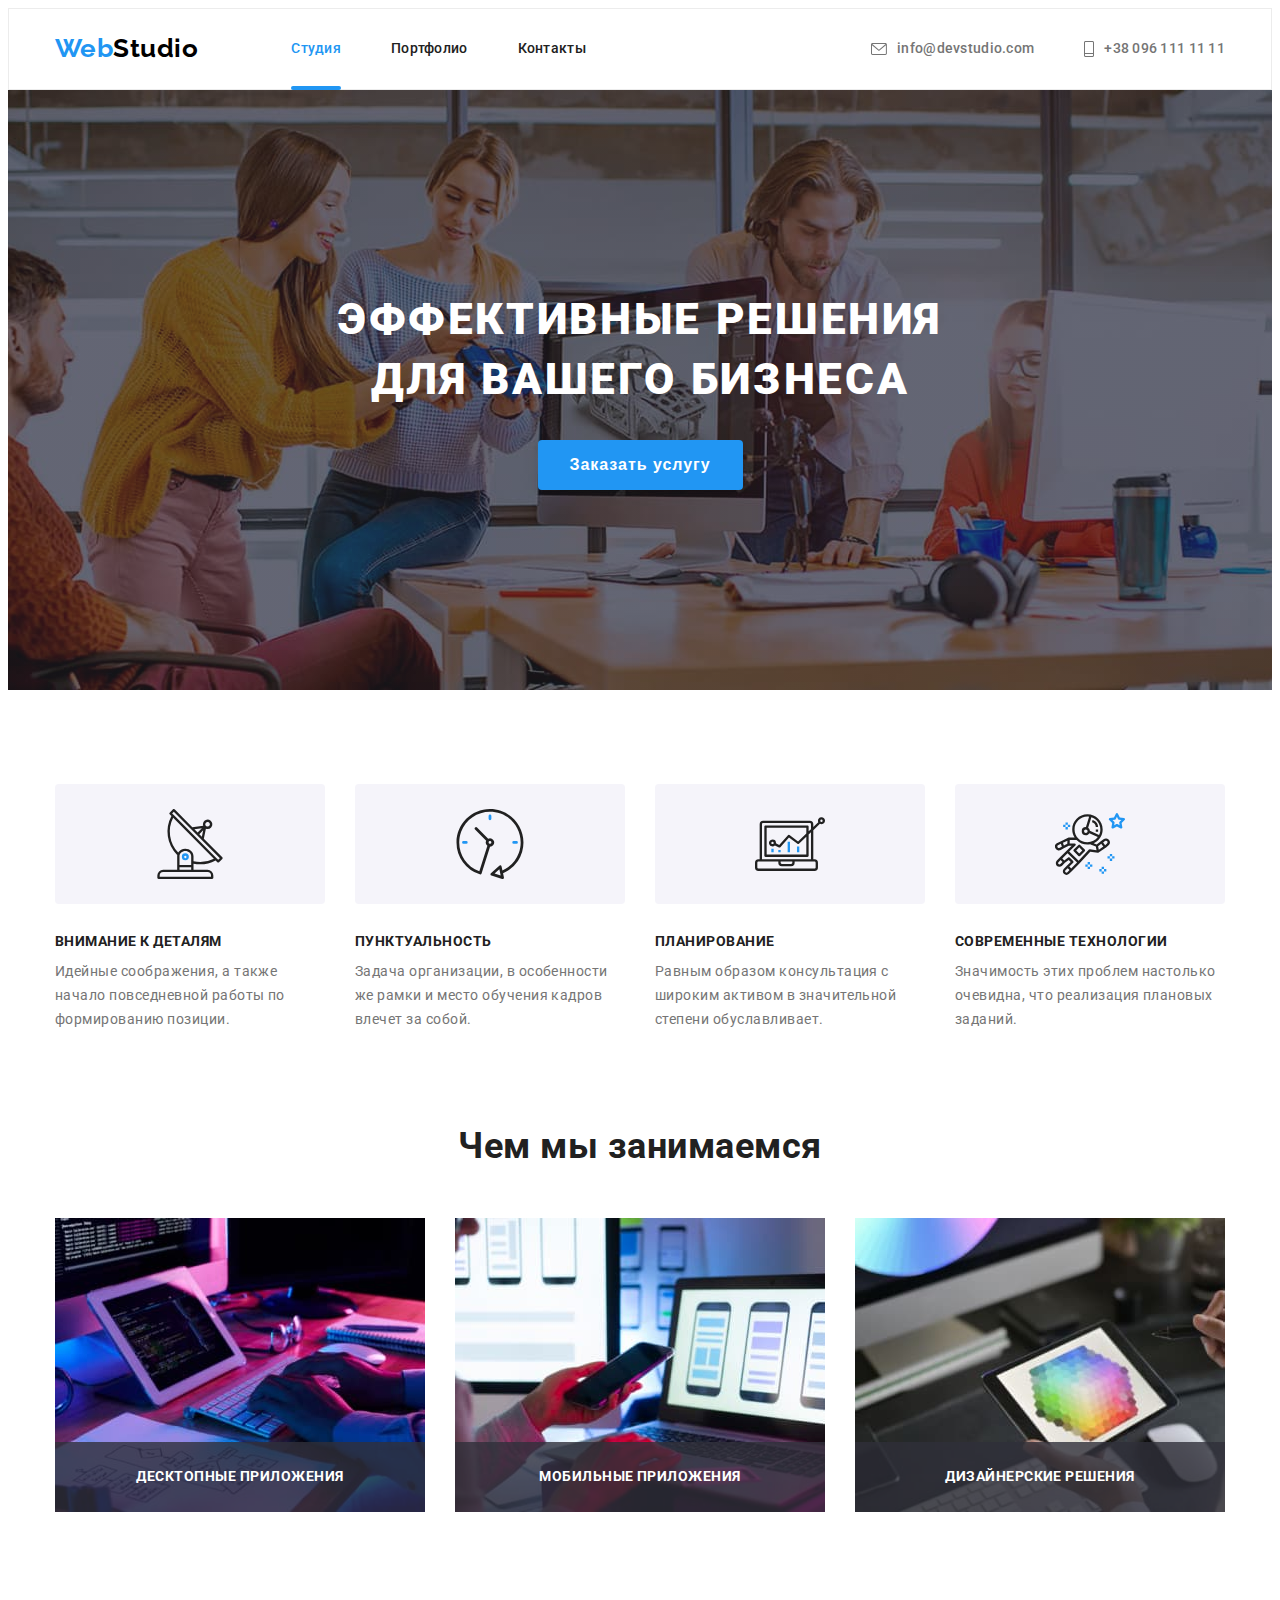
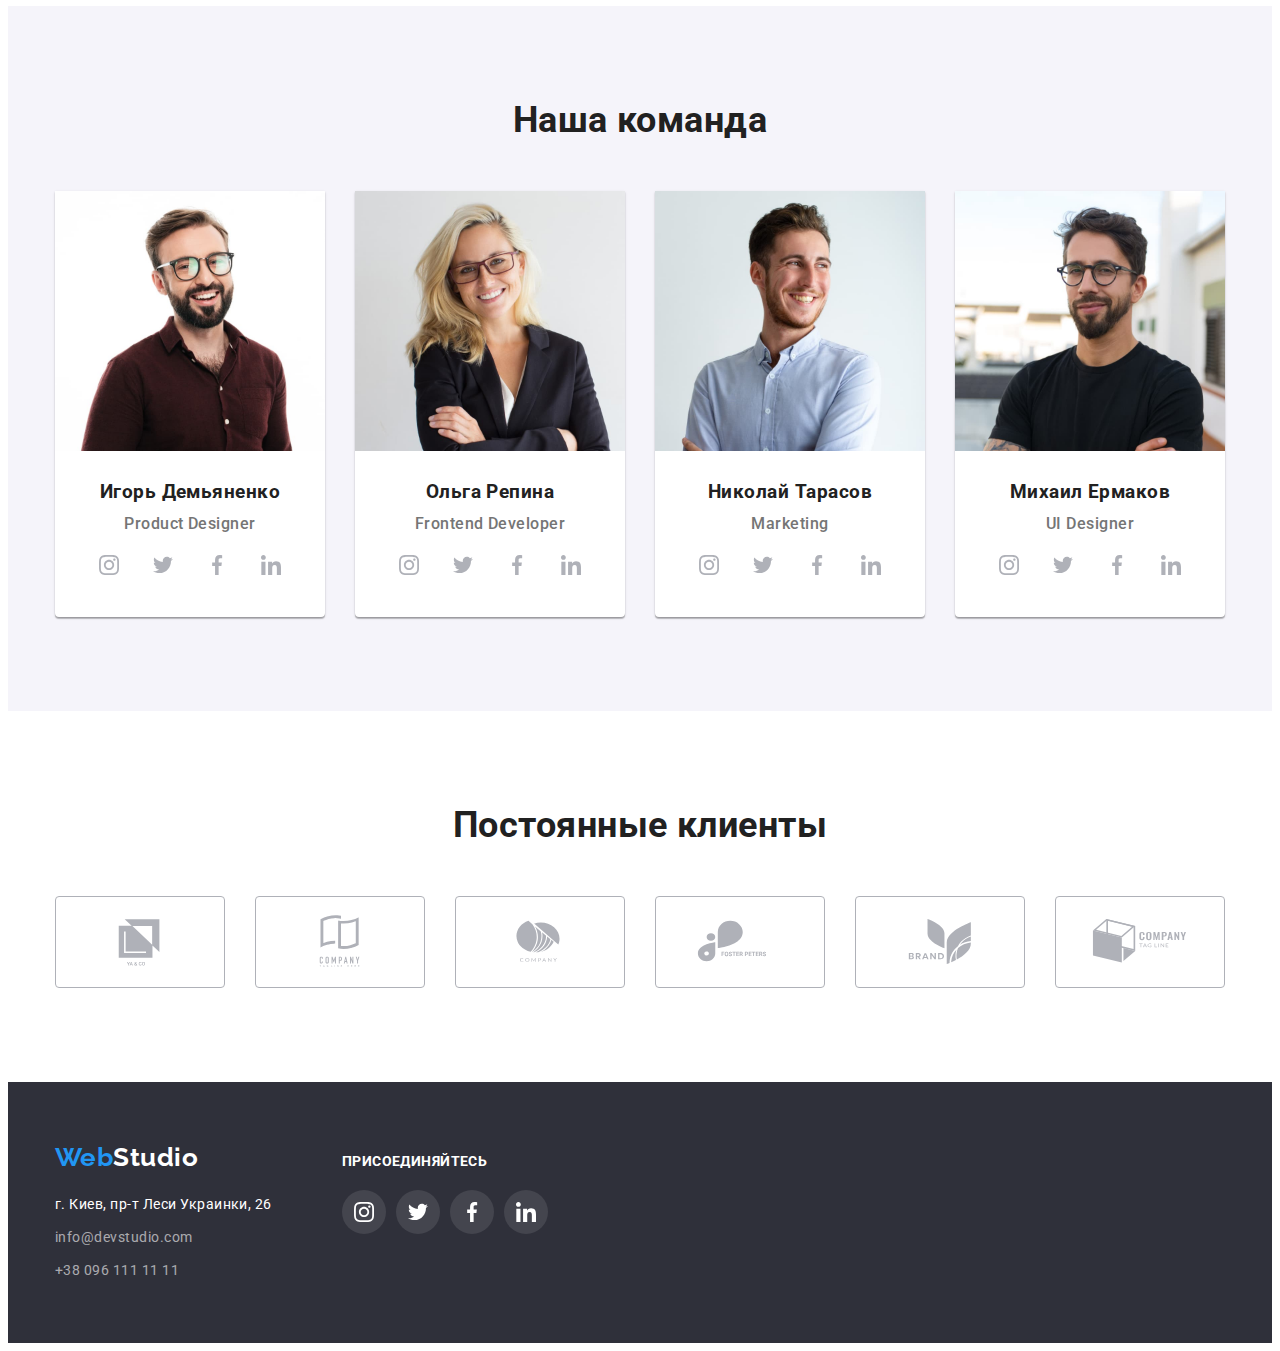
<file: index.html>
<!DOCTYPE html>
<html lang="ru">
  <head>
    <meta charset="UTF-8" />
    <meta name="viewport" content="width=device-width, initial-scale=1.0" />
    <title>Document</title>
    <link rel="preconnect" href="https://fonts.gstatic.com" />
    <link
      href="https://fonts.googleapis.com/css2?family=Raleway:wght@700&family=Roboto:wght@400;500;700;900&display=swap"
      rel="stylesheet"
    />
    <link
      rel="stylesheet"
      href="https://cdnjs.cloudflare.com/ajax/libs/modern-normalize/1.0.0/modern-normalize.min.css"
      integrity="sha512-ISS7cAi1PEhQ8jnbJpJZMd29NlhNj4AWYyLOSp2CE/CsHxTCu+r+t0D2yoJudVrd0/8fTVPUVDzY5Tvli75u/g=="
      crossorigin="anonymous"
      referrerpolicy="no-referrer"
    />
    <link rel="stylesheet" href="./css/styles.css" />
  </head>

  <body>
    <!-- Шапка сайта -->
    <header class="page-header">
      <div class="container main-nav">
        <nav class="nav">
          <a href="./index.html" class="logo">
            <span class="logo-web">Web</span
            ><span class="logo-studio">Studio</span>
          </a>
          <ul class="site-nav list">
            <li class="item">
              <a href="./index.html" class="link active-link">Студия</a>
            </li>
            <li class="item">
              <a href="./portfolio.html" class="link">Портфолио</a>
            </li>
            <li class="item">
              <a href="#address" class="link">Контакты</a>
            </li>
          </ul>
        </nav>

        <ul class="contact list">
          <li class="item">
            <a href="mailto:info@devstudio.com" class="contact-link mail"
              ><svg class="icon-mail" width="16" height="12">
                <use href="./images/icon.svg#icon-mail"></use>
              </svg>
              info@devstudio.com</a
            >
          </li>
          <li class="item">
            <a href="tel:+380961111111" class="contact-link tel">
              <svg class="icon-tel" width="10" height="16">
                <use href="./images/icon.svg#icon-tel"></use>
              </svg>
              +38 096 111 11 11</a
            >
          </li>
        </ul>
      </div>
    </header>

    <main>
      <!-- Герой -->
      <section class="hero">
        <div class="container">
          <h1 class="hero-title">эффективные решения для вашего бизнеса</h1>
          <button data-modal-open type="button" class="button">
            Заказать услугу
          </button>
        </div>
      </section>

      <!-- Преимущества -->
      <section class="section">
        <div class="container">
          <h2 class="none">Преимущества</h2>
          <ul class="feature-list list">
            <li class="item">
              <h3 class="title">ВНИМАНИЕ К ДЕТАЛЯМ</h3>
              <p class="text">
                Идейные соображения, а также начало повседневной работы по
                формированию позиции.
              </p>
            </li>
            <li class="item">
              <h3 class="title">ПУНКТУАЛЬНОСТЬ</h3>
              <p class="text">
                Задача организации, в особенности же рамки и место обучения
                кадров влечет за собой.
              </p>
            </li>
            <li class="item">
              <h3 class="title">ПЛАНИРОВАНИЕ</h3>
              <p class="text">
                Равным образом консультация с широким активом в значительной
                степени обуславливает.
              </p>
            </li>
            <li class="item">
              <h3 class="title">СОВРЕМЕННЫЕ ТЕХНОЛОГИИ</h3>
              <p class="text">
                Значимость этих проблем настолько очевидна, что реализация
                плановых заданий.
              </p>
            </li>
          </ul>
        </div>
      </section>

      <!-- Чем мы занимаемся -->
      <section class="section no-pdn-top">
        <div class="container">
          <h2 class="section-title">Чем мы занимаемся</h2>

          <ul class="job-list list">
            <li class="item">
              <img src="./images/print.jpg" alt="" width="370" height="294" />
              <p class="text-action">десктопные приложения</p>
            </li>
            <li class="item">
              <img src="./images/choose.jpg" alt="" width="370" height="294" />
              <p class="text-action">мобильные приложения</p>
            </li>
            <li class="item">
              <img src="./images/paint.jpg" alt="" width="370" height="294" />
              <p class="text-action">дизайнерские решения</p>
            </li>
          </ul>
        </div>
      </section>

      <!-- Команда -->
      <section class="team section">
        <div class="container">
          <h2 class="section-title">Наша команда</h2>
          <ul class="team-list list">
            <li class="item">
              <img src="./images/Igor.jpg" alt="" width="270" height="260" />
              <div class="card">
                <h3 class="title">Игорь Демьяненко</h3>
                <p lang="en" class="text">Product Designer</p>
                <ul class="social-networks list">
                  <li class="item">
                    <a href="" class="social-link">
                      <svg class="icon-insta" width="20" height="20">
                        <use href="./images/icon.svg#icon-instagram"></use>
                      </svg>
                    </a>
                  </li>
                  <li class="item">
                    <a href="" class="social-link">
                      <svg class="icon-insta" width="20" height="20">
                        <use href="./images/icon.svg#icon-twitter"></use>
                      </svg>
                    </a>
                  </li>
                  <li class="item">
                    <a href="" class="social-link">
                      <svg class="icon-insta" width="20" height="20">
                        <use href="./images/icon.svg#icon-facebook"></use>
                      </svg>
                    </a>
                  </li>
                  <li class="item">
                    <a href="" class="social-link">
                      <svg class="icon-insta" width="20" height="20">
                        <use href="./images/icon.svg#icon-linkedin"></use>
                      </svg>
                    </a>
                  </li>
                </ul>
              </div>
            </li>
            <li class="item">
              <img src="./images/Olga.jpg" alt="" width="270" height="260" />
              <div class="card">
                <h3 class="title">Ольга Репина</h3>
                <p lang="en" class="text">Frontend Developer</p>
                <ul class="social-networks list">
                  <li class="item">
                    <a href="" class="social-link">
                      <svg class="icon-insta" width="20" height="20">
                        <use href="./images/icon.svg#icon-instagram"></use>
                      </svg>
                    </a>
                  </li>
                  <li class="item">
                    <a href="" class="social-link">
                      <svg class="icon-insta" width="20" height="20">
                        <use href="./images/icon.svg#icon-twitter"></use>
                      </svg>
                    </a>
                  </li>
                  <li class="item">
                    <a href="" class="social-link">
                      <svg class="icon-insta" width="20" height="20">
                        <use href="./images/icon.svg#icon-facebook"></use>
                      </svg>
                    </a>
                  </li>
                  <li class="item">
                    <a href="" class="social-link">
                      <svg class="icon-insta" width="20" height="20">
                        <use href="./images/icon.svg#icon-linkedin"></use>
                      </svg>
                    </a>
                  </li>
                </ul>
              </div>
            </li>
            <li class="item">
              <img src="./images/Nikolai.jpg" alt="" width="270" height="260" />
              <div class="card">
                <h3 class="title">Николай Тарасов</h3>
                <p lang="en" class="text">Marketing</p>
                <ul class="social-networks list">
                  <li class="item">
                    <a href="" class="social-link">
                      <svg class="icon-insta" width="20" height="20">
                        <use href="./images/icon.svg#icon-instagram"></use>
                      </svg>
                    </a>
                  </li>
                  <li class="item">
                    <a href="" class="social-link">
                      <svg class="icon-insta" width="20" height="20">
                        <use href="./images/icon.svg#icon-twitter"></use>
                      </svg>
                    </a>
                  </li>
                  <li class="item">
                    <a href="" class="social-link">
                      <svg class="icon-insta" width="20" height="20">
                        <use href="./images/icon.svg#icon-facebook"></use>
                      </svg>
                    </a>
                  </li>
                  <li class="item">
                    <a href="" class="social-link">
                      <svg class="icon-insta" width="20" height="20">
                        <use href="./images/icon.svg#icon-linkedin"></use>
                      </svg>
                    </a>
                  </li>
                </ul>
              </div>
            </li>
            <li class="item">
              <img src="./images/Michal.jpg" alt="" width="270" height="260" />
              <div class="card">
                <h3 class="title">Михаил Ермаков</h3>
                <p lang="en" class="text">UI Designer</p>
                <ul class="social-networks list">
                  <li class="item">
                    <a href="" class="social-link">
                      <svg class="icon-insta" width="20" height="20">
                        <use href="./images/icon.svg#icon-instagram"></use>
                      </svg>
                    </a>
                  </li>
                  <li class="item">
                    <a href="" class="social-link">
                      <svg class="icon-twitter" width="20" height="20">
                        <use href="./images/icon.svg#icon-twitter"></use>
                      </svg>
                    </a>
                  </li>
                  <li class="item">
                    <a href="" class="social-link">
                      <svg class="icon-fb" width="20" height="20">
                        <use href="./images/icon.svg#icon-facebook"></use>
                      </svg>
                    </a>
                  </li>
                  <li class="item">
                    <a href="" class="social-link">
                      <svg class="icon-linkedin" width="20" height="20">
                        <use href="./images/icon.svg#icon-linkedin"></use>
                      </svg>
                    </a>
                  </li>
                </ul>
              </div>
            </li>
          </ul>
        </div>
      </section>

      <!-- Компании -->
      <section class="section">
        <div class="container">
          <h2 class="section-title">Постоянные клиенты</h2>
          <ul class="company-list list">
            <li class="item">
              <a href="" class="company-link">
                <svg class="icon-logo1" width="106" height="60">
                  <use href="./images/icon.svg#icon-Logo1"></use>
                </svg>
              </a>
            </li>
            <li class="item">
              <a href="" class="company-link">
                <svg class="icon-logo2" width="106" height="60">
                  <use href="./images/icon.svg#icon-Logo2"></use>
                </svg>
              </a>
            </li>
            <li class="item">
              <a href="" class="company-link">
                <svg class="icon-logo3" width="106" height="60">
                  <use href="./images/icon.svg#icon-Logo3"></use>
                </svg>
              </a>
            </li>
            <li class="item">
              <a href="" class="company-link">
                <svg class="icon-logo4" width="106" height="60">
                  <use href="./images/icon.svg#icon-Logo4"></use>
                </svg>
              </a>
            </li>
            <li class="item">
              <a href="" class="company-link">
                <svg class="icon-logo5" width="106" height="60">
                  <use href="./images/icon.svg#icon-Logo5"></use>
                </svg>
              </a>
            </li>
            <li class="item">
              <a href="" class="company-link">
                <svg class="icon-logo6" width="106" height="60">
                  <use href="./images/icon.svg#icon-Logo6"></use>
                </svg>
              </a>
            </li>
          </ul>
        </div>
      </section>
    </main>

    <!-- Футер -->
    <footer class="footer">
      <div class="container">
        <div class="footer-address">
          <a href="./index.html" class="logotip">
            <span class="logo-web">Web</span
            ><span class="logo-studio white-color">Studio</span>
          </a>
          <address class="address">
            <p class="town">г. Киев, пр-т Леси Украинки, 26</p>
            <ul class="footer-list list">
              <li class="item">
                <a href="mailto:info@devstudio.com" class="footer-link">
                  info@devstudio.com</a
                >
              </li>
              <li class="item">
                <a href="tel:+380961111111" class="footer-link"
                  >+38 096 111 11 11</a
                >
              </li>
            </ul>
          </address>
        </div>
        <div class="footer-social">
          <p class="footer-title">присоединяйтесь</p>
          <ul class="footer-social-list list">
            <li class="item">
              <a href="" class="footer-social-link">
                <svg class="footer-icon-insta" width="20" height="20">
                  <use href="./images/icon.svg#icon-instagram"></use>
                </svg>
              </a>
            </li>
            <li class="item">
              <a href="" class="footer-social-link">
                <svg class="footer-icon-twitter" width="20" height="20">
                  <use href="./images/icon.svg#icon-twitter"></use>
                </svg>
              </a>
            </li>
            <li class="item">
              <a href="" class="footer-social-link">
                <svg class="footer-icon-fb" width="20" height="20">
                  <use href="./images/icon.svg#icon-facebook"></use>
                </svg>
              </a>
            </li>
            <li class="item">
              <a href="" class="footer-social-link">
                <svg class="footer-icon-linkedin" width="20" height="20">
                  <use href="./images/icon.svg#icon-linkedin"></use>
                </svg>
              </a>
            </li>
          </ul>
        </div>
      </div>
    </footer>

    <div class="backdrop is-hidden" data-modal>
      <div class="modal">
        <button data-modal-close type="button" class="button-modal">
          <svg class="cross-icon" width="11" height="11">
            <use href="./images/icons.svg/cross.svg#icon-cross"></use>
          </svg>
        </button>
      </div>
    </div>

    <script src="./js/modal.js"></script>
  </body>
</html>
</file>
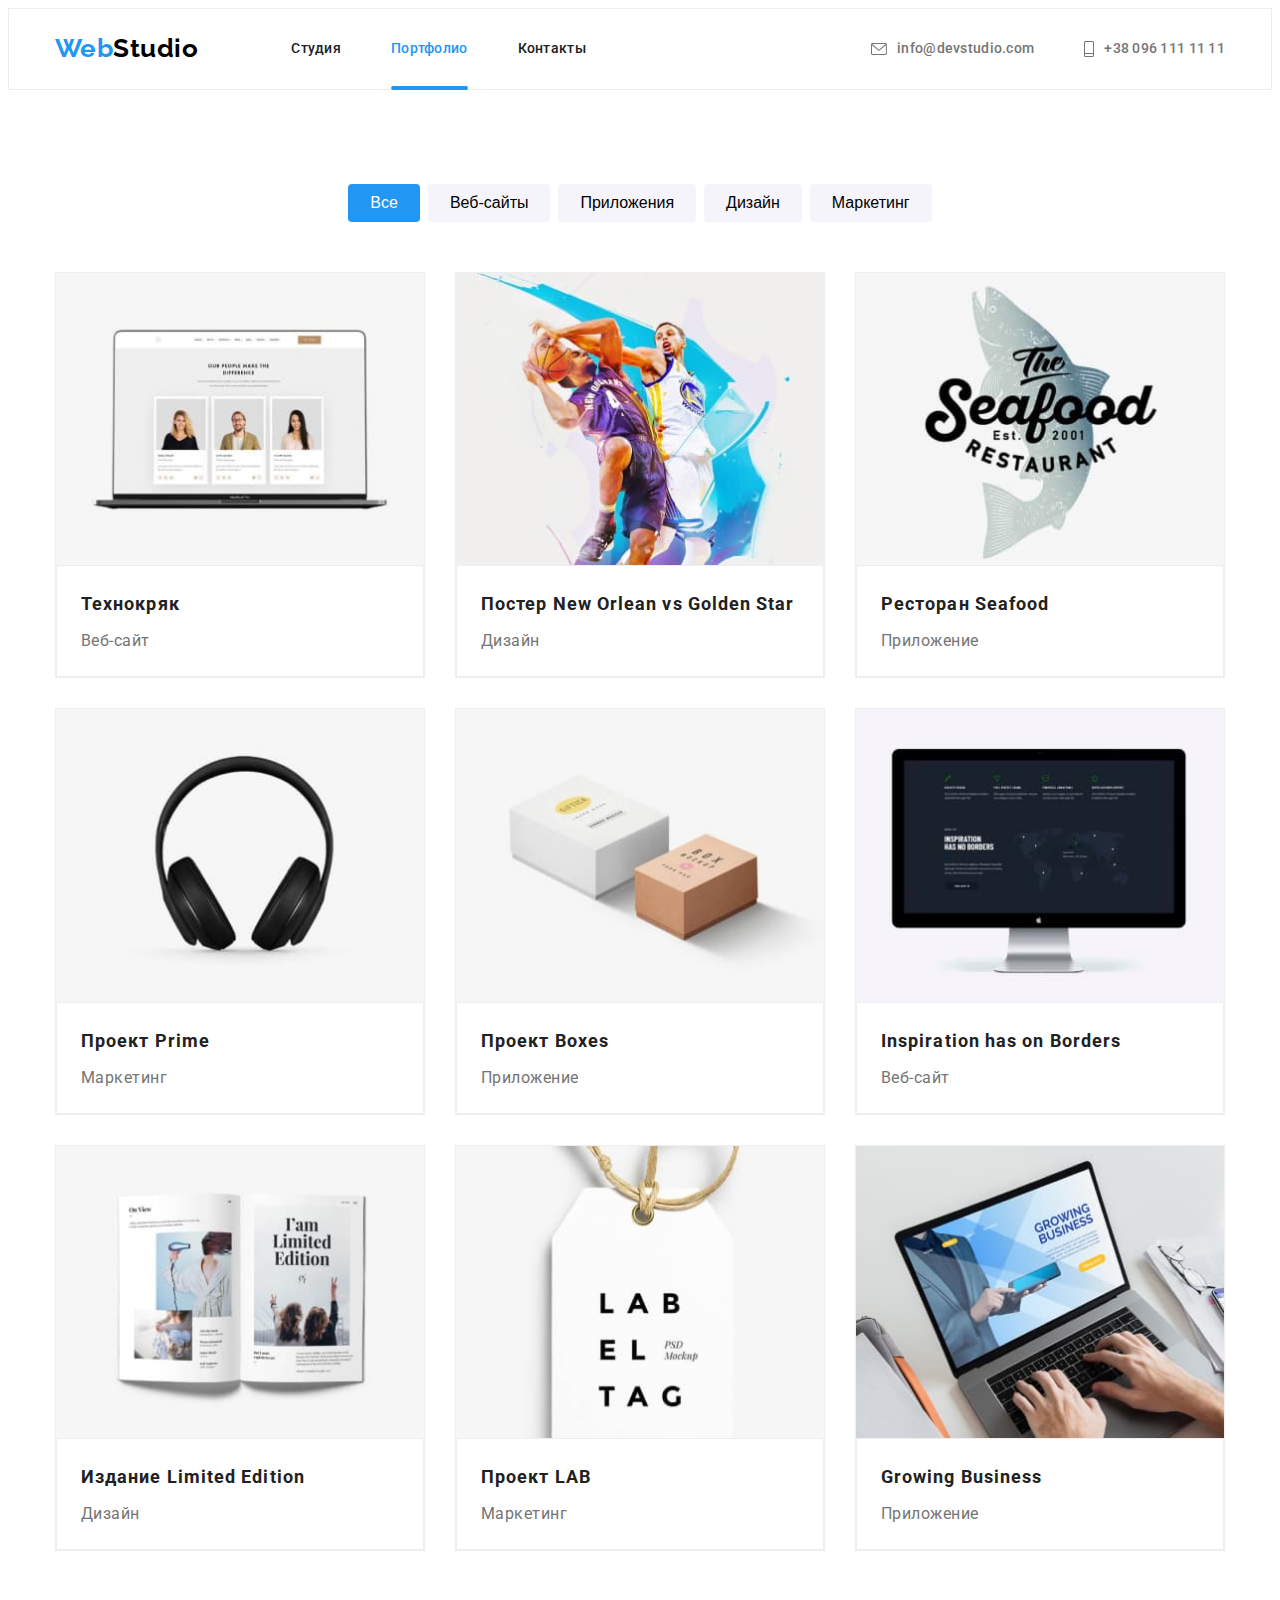
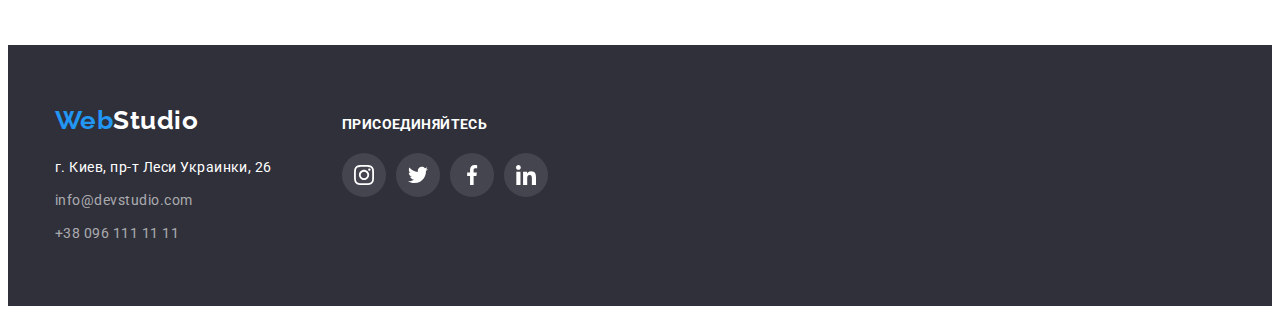
<file: portfolio.html>
<!DOCTYPE html>
<html lang="ru">
  <head>
    <meta charset="UTF-8" />
    <meta name="viewport" content="width=device-width, initial-scale=1.0" />
    <title>Document</title>
    <link rel="preconnect" href="https://fonts.gstatic.com" />
    <link
      href="https://fonts.googleapis.com/css2?family=Raleway:wght@700&family=Roboto:wght@400;500;700;900&display=swap"
      rel="stylesheet"
    />
    <link
      rel="stylesheet"
      href="https://cdnjs.cloudflare.com/ajax/libs/modern-normalize/1.0.0/modern-normalize.min.css"
      integrity="sha512-ISS7cAi1PEhQ8jnbJpJZMd29NlhNj4AWYyLOSp2CE/CsHxTCu+r+t0D2yoJudVrd0/8fTVPUVDzY5Tvli75u/g=="
      crossorigin="anonymous"
      referrerpolicy="no-referrer"
    />
    <link rel="stylesheet" href="./css/styles.css" />
  </head>

  <body>
    <!-- Шапка сайта -->
    <header class="page-header">
      <div class="container main-nav">
        <nav class="nav">
          <a href="./index.html" class="logo">
            <span class="logo-web">Web</span
            ><span class="logo-studio">Studio</span>
          </a>

          <ul class="site-nav list">
            <li class="item"><a href="./index.html" class="link">Студия</a></li>
            <li class="item">
              <a href="./portfolio.html" class="link active-link">Портфолио</a>
            </li>
            <li class="item"><a href="#address" class="link">Контакты</a></li>
          </ul>
        </nav>

        <ul class="contact list">
          <li class="item">
            <a href="mailto:info@devstudio.com" class="contact-link mail"
              ><svg class="icon-mail" width="16" height="12">
                <use href="./images/icon.svg#icon-mail"></use>
              </svg>
              info@devstudio.com</a
            >
          </li>
          <li class="item">
            <a href="tel:+380961111111" class="contact-link tel">
              <svg class="icon-tel" width="10" height="16">
                <use href="./images/icon.svg#icon-tel"></use>
              </svg>
              +38 096 111 11 11</a
            >
          </li>
        </ul>
      </div>
    </header>

    <main>
      <section class="section">
        <div class="container">
          <h1 class="none">Портфолио</h1>
          <ul class="btn-list list">
            <li class="item">
              <button type="button" class="button-all">Все</button>
            </li>
            <li class="item">
              <button type="button" class="button-portfolio">Веб-сайты</button>
            </li>
            <li class="item">
              <button type="button" class="button-portfolio">Приложения</button>
            </li>
            <li class="item">
              <button type="button" class="button-portfolio">Дизайн</button>
            </li>
            <li class="item">
              <button type="button" class="button-portfolio">Маркетинг</button>
            </li>
          </ul>

          <ul class="portfolio-list list">
            <li class="item">
              <a class="card-link" href="">
                <div class="card">
                  <img
                    class="card-img"
                    src="./images/portolio/People.jpg"
                    alt=""
                    width="370"
                    height="294"
                  />
                  <div class="card-overlay">
                    <p class="card-text">
                      Технокряк это современная площадка распространения
                      коронавируса. Компании используют эту платформу для
                      цифрового шпионажа и атак на защищённые сервера
                      конкурентов.
                    </p>
                  </div>
                </div>
                <div class="portfolio-card">
                  <h2 class="portfolio-title">Технокряк</h2>
                  <p class="portfolio-text">Веб-сайт</p>
                </div>
              </a>
            </li>
            <li class="item">
              <a class="card-link" href="">
                <div class="card">
                  <img
                    src="./images/portolio/Poster.jpg"
                    alt=""
                    width="370"
                    height="294"
                  />
                  <div class="card-overlay">
                    <p class="card-text">
                      Технокряк это современная площадка распространения
                      коронавируса. Компании используют эту платформу для
                      цифрового шпионажа и атак на защищённые сервера
                      конкурентов.
                    </p>
                  </div>
                </div>
                <div class="portfolio-card">
                  <h2 class="portfolio-title">
                    Постер New Orlean vs Golden Star
                  </h2>
                  <p class="portfolio-text">Дизайн</p>
                </div>
              </a>
            </li>
            <li class="item">
              <a class="card-link" href="">
                <div class="card">
                  <img
                    src="./images/portolio/Seafood.jpg"
                    alt=""
                    width="370"
                    height="294"
                  />
                  <div class="card-overlay">
                    <p class="card-text">
                      Технокряк это современная площадка распространения
                      коронавируса. Компании используют эту платформу для
                      цифрового шпионажа и атак на защищённые сервера
                      конкурентов.
                    </p>
                  </div>
                </div>
                <div class="portfolio-card">
                  <h2 class="portfolio-title">Ресторан Seafood</h2>
                  <p class="portfolio-text">Приложение</p>
                </div>
              </a>
            </li>
            <li class="item">
              <a class="card-link" href="">
                <div class="card">
                  <img
                    src="./images/portolio/Headphones.jpg"
                    alt=""
                    width="370"
                    height="294"
                  />
                  <div class="card-overlay">
                    <p class="card-text">
                      Технокряк это современная площадка распространения
                      коронавируса. Компании используют эту платформу для
                      цифрового шпионажа и атак на защищённые сервера
                      конкурентов.
                    </p>
                  </div>
                </div>
                <div class="portfolio-card">
                  <h2 class="portfolio-title">Проект Prime</h2>
                  <p class="portfolio-text">Маркетинг</p>
                </div>
              </a>
            </li>
            <li class="item">
              <a class="card-link" href="">
                <div class="card">
                  <img
                    src="./images/portolio/Boxes.jpg"
                    alt=""
                    width="370"
                    height="294"
                  />
                  <div class="card-overlay">
                    <p class="card-text">
                      Технокряк это современная площадка распространения
                      коронавируса. Компании используют эту платформу для
                      цифрового шпионажа и атак на защищённые сервера
                      конкурентов.
                    </p>
                  </div>
                </div>
                <div class="portfolio-card">
                  <h2 class="portfolio-title">Проект Boxes</h2>
                  <p class="portfolio-text">Приложение</p>
                </div>
              </a>
            </li>
            <li class="item">
              <a class="card-link" href="">
                <div class="card">
                  <img
                    src="./images/portolio/Inspiration.jpg"
                    alt=""
                    width="370"
                    height="294"
                  />
                  <div class="card-overlay">
                    <p class="card-text">
                      Технокряк это современная площадка распространения
                      коронавируса. Компании используют эту платформу для
                      цифрового шпионажа и атак на защищённые сервера
                      конкурентов.
                    </p>
                  </div>
                </div>
                <div class="portfolio-card">
                  <h2 class="portfolio-title">Inspiration has on Borders</h2>
                  <p class="portfolio-text">Веб-сайт</p>
                </div>
              </a>
            </li>
            <li class="item">
              <a class="card-link" href="">
                <div class="card">
                  <img
                    src="./images/portolio/Limited.jpg"
                    alt=""
                    width="370"
                    height="294"
                  />
                  <div class="card-overlay">
                    <p class="card-text">
                      Технокряк это современная площадка распространения
                      коронавируса. Компании используют эту платформу для
                      цифрового шпионажа и атак на защищённые сервера
                      конкурентов.
                    </p>
                  </div>
                </div>
                <div class="portfolio-card">
                  <h2 class="portfolio-title">Издание Limited Edition</h2>
                  <p class="portfolio-text">Дизайн</p>
                </div>
              </a>
            </li>
            <li class="item">
              <a class="card-link" href="">
                <div class="card">
                  <img
                    src="./images/portolio/LAB.jpg"
                    alt=""
                    width="370"
                    height="294"
                  />
                  <div class="card-overlay">
                    <p class="card-text">
                      Технокряк это современная площадка распространения
                      коронавируса. Компании используют эту платформу для
                      цифрового шпионажа и атак на защищённые сервера
                      конкурентов.
                    </p>
                  </div>
                </div>
                <div class="portfolio-card">
                  <h2 class="portfolio-title">Проект LAB</h2>
                  <p class="portfolio-text">Маркетинг</p>
                </div>
              </a>
            </li>
            <li class="item">
              <a class="card-link" href="">
                <div class="card">
                  <img
                    src="./images/portolio/Growing.jpg"
                    alt=""
                    width="370"
                    height="294"
                  />
                  <div class="card-overlay">
                    <p class="card-text">
                      Технокряк это современная площадка распространения
                      коронавируса. Компании используют эту платформу для
                      цифрового шпионажа и атак на защищённые сервера
                      конкурентов.
                    </p>
                  </div>
                </div>
                <div class="portfolio-card">
                  <h2 class="portfolio-title">Growing Business</h2>
                  <p class="portfolio-text">Приложение</p>
                </div>
              </a>
            </li>
          </ul>
        </div>
      </section>
    </main>

    <!-- Футер -->
    <footer class="footer">
      <div class="container">
        <div class="footer-address">
          <a href="./index.html" class="logotip">
            <span class="logo-web">Web</span
            ><span class="logo-studio white-color">Studio</span>
          </a>
          <address class="address">
            <p class="town">г. Киев, пр-т Леси Украинки, 26</p>
            <ul class="footer-list list">
              <li class="item">
                <a href="mailto:info@devstudio.com" class="footer-link">
                  info@devstudio.com</a
                >
              </li>
              <li class="item">
                <a href="tel:+380961111111" class="footer-link"
                  >+38 096 111 11 11</a
                >
              </li>
            </ul>
          </address>
        </div>
        <div class="footer-social">
          <p class="footer-title">присоединяйтесь</p>
          <ul class="footer-social-list list">
            <li class="item">
              <a href="" class="footer-social-link">
                <svg class="footer-icon-insta" width="20" height="20">
                  <use href="./images/icon.svg#icon-instagram"></use>
                </svg>
              </a>
            </li>
            <li class="item">
              <a href="" class="footer-social-link">
                <svg class="footer-icon-twitter" width="20" height="20">
                  <use href="./images/icon.svg#icon-twitter"></use>
                </svg>
              </a>
            </li>
            <li class="item">
              <a href="" class="footer-social-link">
                <svg class="footer-icon-fb" width="20" height="20">
                  <use href="./images/icon.svg#icon-facebook"></use>
                </svg>
              </a>
            </li>
            <li class="item">
              <a href="" class="footer-social-link">
                <svg class="footer-icon-linkedin" width="20" height="20">
                  <use href="./images/icon.svg#icon-linkedin"></use>
                </svg>
              </a>
            </li>
          </ul>
        </div>
      </div>
    </footer>
  </body>
</html>
</file>
<file: css/styles.css>
/* цвет основного текста  #757575 */
/* вторичный цвет текста  #212121;
 */
/* белый #FFFFFF  */
/* акцент c #2196F3*/
/* вторичный цвет фона #2196F3; */

html {
  box-sizing: border-box;
}

*,
*::before,
*::after {
  box-sizing: inherit;
}

:root {
  --primary-text-color: #757575;
  --title-text-color: #212121;
  --accent-color: #2196f3;
  --primary-white-color: #ffffff;
  --primary-black-color: #000000;
  --bgd-color: #2f303a;
  --grey-color: #f5f4fa;
  --klients-fill: #afb1b8;
}

body {
  background-color: var(--primary-white-color);
  font-family: 'Roboto', sans-serif;
  color: var(--title-text-color);
  letter-spacing: 0.03em;
}

.container {
  width: 1200px;
  padding-left: 15px;
  padding-right: 15px;
  margin-left: auto;
  margin-right: auto;
}

.list {
  padding: 0;
  margin: 0;
  list-style: none;
}

img {
  display: block;
  max-width: 100%;
  height: auto;
}

a {
  text-decoration: none;
}

/* Header */

.page-header {
  border: 1px solid #ececec;
}

/* logo */

.logo-web {
  color: var(--accent-color);
}

.logo-studio {
  color: var(--primary-black-color);
}

.logo-studio.white-color {
  color: var(--primary-white-color);
}

.logo {
  font-family: 'Raleway', sans-serif;
  font-weight: 700;
  font-size: 26px;
  line-height: 1.19;
  padding-top: 24px;
  padding-bottom: 25px;
}

.logo:hover,
.logotip:hover {
  color: var(--accent-color);
  transition: color 250ms cubic-bezier(0.4, 0, 0.2, 1);
}

/* Nav */

.main-nav,
.nav {
  display: flex;
  align-items: center;
}

.site-nav {
  display: flex;
  margin-top: 0;
  margin-bottom: 0;
  margin-left: 93px;
  padding: 0;
}

.site-nav .item + .item {
  margin-left: 50px;
}

/*.site-nav .site-nav-li {
  margin-right: 50px;
}

.site-nav .site-nav-li:last-child {
  margin-right: 0;
}*/

/*.site-nav .site-nav-li:not(:last-child) {
  margin-right: 50px
}*/

.site-nav .link {
  position: relative;
  display: block;
  font-weight: 500;
  font-size: 14px;
  line-height: 1.14;
  letter-spacing: 0.02em;
  padding-top: 32px;
  padding-bottom: 32px;
  transition: color 250ms cubic-bezier(0.4, 0, 0.2, 1);
}

/* Contact */

.contact {
  display: flex;
  margin: 0;
  padding: 0;
  margin-left: auto;
}

.contact .item {
  display: flex;
  align-items: center;
}

.contact .item + .item {
  margin-left: 50px;
}

.contact .contact-link {
  display: flex;
  align-items: center;
  color: var(--primary-text-color);
  fill: var(--primary-text-color);

  font-weight: 500;
  font-size: 14px;
  line-height: 1.14;
  letter-spacing: 0.02em;

  padding-top: 32px;
  padding-bottom: 32px;
  transition: color 250ms cubic-bezier(0.4, 0, 0.2, 1);
}

.site-nav .link:hover,
.site-nav .link:focus,
.contact .contact-link:hover,
.contact .contact-link:focus,
.site-nav .active-link {
  color: var(--accent-color);
  fill: var(--accent-color);
}

.link.active-link::after {
  position: absolute;
  content: '';
  width: 100%;
  height: 4px;
  bottom: -1px;
  left: 0;
  background: var(--accent-color);
  border-radius: 2px;
}

.icon-mail,
.icon-tel {
  margin-right: 10px;
}

/* .mail::before {
  display: inline-flex;
  content: '';
  width: 16px;
  height: 12px;
  margin-right: 10px;
  background: var(--primary-white-color);
  background-image: url(../images/icons.svg/mail.svg);
  background-size: contain;
  background-repeat: no-repeat;
} */

/* .tel::before {
  display: inline-flex;
  content: '';
  width: 10px;
  height: 16px;
  margin-right: 10px;
  background: var(--primary-white-color);
  background-image: url(../images/icons.svg/tel.svg);
  background-size: contain;
  background-repeat: no-repeat; } */

.link {
  color: var(--title-text-color);
}

/* Hero */

.hero {
  background-image: linear-gradient(
      to right,
      rgba(47, 48, 58, 0.4),
      rgba(47, 48, 58, 0.4)
    ),
    url('../images/hero.jpg');
  background-color: var(--bgd-color);
  background-repeat: no-repeat;
  background-position: center;
  background-size: cover;

  max-width: 1600px;
  height: 600px;
  text-align: center;

  padding-top: 200px;
  padding-bottom: 200px;
  margin-left: auto;
  margin-right: auto;
}

.hero-title {
  color: var(--primary-white-color);
  font-weight: 900;
  font-size: 44px;
  line-height: 1.36;
  letter-spacing: 0.06em;
  text-transform: uppercase;

  width: 696px;
  margin-top: 0;
  margin-bottom: 30px;
  margin-left: auto;
  margin-right: auto;
}

/* Backdrop */

.backdrop {
  position: fixed;
  top: 0;
  left: 0;

  width: 100%;
  height: 100%;

  background: rgba(0, 0, 0, 0.2);
  opacity: 1;
  transition: opacity 250ms cubic-bezier(0.4, 0, 0.2, 1);
}

.backdrop.is-hidden {
  opacity: 0;
  pointer-events: none;
}

.backdrop.is-hidden .modal {
  transform: translate(-50%, -50%) scale(0.9);
}

.modal {
  position: absolute;
  top: 50%;
  left: 50%;
  transform: translate(-50%, -50%) scale(1);
  transition: transform 250ms cubic-bezier(0.4, 0, 0.2, 1);

  min-width: 528px;
  min-height: 581px;
  padding: 8px;

  background-color: var(--primary-white-color);
  box-shadow: 0px 1px 3px rgba(0, 0, 0, 0.12), 0px 1px 1px rgba(0, 0, 0, 0.14),
    0px 2px 1px rgba(0, 0, 0, 0.2);
  border-radius: 4px;
}

/* Button */

.button {
  display: block;
  color: var(--primary-white-color);
  background-color: var(--accent-color);
  font-weight: 700;
  font-size: 16px;
  line-height: 1.87;
  text-align: center;
  letter-spacing: 0.06em;
  cursor: pointer;
  border-radius: 4px;
  border: 0;
  box-shadow: 0px 4px 4px rgba(0, 0, 0, 0.15);
  padding: 10px 32px;
  margin: 0 auto;
  min-width: 200px;
  transition: background-color 250ms cubic-bezier(0.4, 0, 0.2, 1);
}

.button-modal {
  position: absolute;
  top: 8px;
  right: 8px;
  padding: 0;

  width: 30px;
  height: 30px;

  display: flex;
  justify-content: center;
  align-items: center;

  background: var(--primary-white-color);
  border: 1px solid rgba(0, 0, 0, 0.1);
  border-radius: 50%;
}

.button-modal:hover,
.button-modal:focus {
  cursor: pointer;
}

.cross-icon {
  fill: currentColor;
}

.button-portfolio {
  display: block;
  background-color: var(--grey-color);
  font-weight: 500;
  font-size: 16px;
  line-height: 1.62;
  text-align: center;
  cursor: pointer;
  outline: none;
  border: 0;
  border-radius: 4px;
  padding: 6px 22px;
  transition: background-color 250ms cubic-bezier(0.4, 0, 0.2, 1),
    color 250ms cubic-bezier(0.4, 0, 0.2, 1),
    box-shadow 250ms cubic-bezier(0.4, 0, 0.2, 1);
}

.button-all {
  display: block;
  color: var(--primary-white-color);
  background-color: var(--accent-color);
  font-weight: 500;
  font-size: 16px;
  line-height: 1.62;
  text-align: center;
  cursor: pointer;
  outline: none;
  border: 0;
  border-radius: 4px;
  padding: 6px 22px;
  transition: background-color 250ms cubic-bezier(0.4, 0, 0.2, 1),
    color 250ms cubic-bezier(0.4, 0, 0.2, 1),
    box-shadow 250ms cubic-bezier(0.4, 0, 0.2, 1);
}

.button-all:hover,
.button-all:focus,
.button-portfolio:hover,
.button-portfolio:focus {
  color: var(--primary-white-color);
  background-color: var(--accent-color);
  outline: none;
  border: 0;
  box-shadow: 0px 3px 1px rgba(0, 0, 0, 0.1), 0px 1px 2px rgba(0, 0, 0, 0.08),
    0px 2px 2px rgba(0, 0, 0, 0.12);
}

/* Section */

.section {
  padding-top: 94px;
  padding-bottom: 94px;
}

.team {
  background-color: var(--grey-color);
}

.section-title {
  font-weight: 700;
  font-size: 36px;
  line-height: 1.16;
  text-align: center;
  margin-top: 0;
  margin-bottom: 50px;
}

.no-pdn-top {
  padding-top: 0;
}

.none {
  display: none;
}

/* Portflio */

.btn-list {
  display: flex;
  margin-bottom: 50px;
  justify-content: center;
}

/* .btn-list .item:hover,
.btn-list .item:focus {
  box-shadow: 0px 3px 1px rgba(0, 0, 0, 0.1), 0px 1px 2px rgba(0, 0, 0, 0.08),
    0px 2px 2px rgba(0, 0, 0, 0.12);
  cursor: pointer;
} */

.btn-list .item + .item {
  margin-left: 8px;
}

.portfolio-list {
  display: flex;
  flex-wrap: wrap;
}

.portfolio-list .item {
  width: 370px;
  margin-right: 30px;
  margin-bottom: 30px;
  border: 1px solid #eeeeee;
  cursor: pointer;
}

.portfolio-list .item:nth-child(3n) {
  margin-right: 0;
}

.portfolio-list .item:nth-last-child(-n + 3) {
  margin-bottom: 0;
}

.portfolio-list .item:hover,
.portfolio-list .item:focus {
  box-shadow: 0px 1px 1px rgba(0, 0, 0, 0.12), 0px 4px 4px rgba(0, 0, 0, 0.06),
    1px 4px 6px rgba(0, 0, 0, 0.16);
}

.portfolio-list .card-link {
  display: block;
  color: var(--primary-text-color);
  transition: box-shadow 250ms cubic-bezier(0.4, 0, 0.2, 1);
}

.portfolio-list .card-link:hover,
.portfolio-list .card-link:focus {
  box-shadow: 0px 1px 1px rgba(0, 0, 0, 0.12), 0px 4px 4px rgba(0, 0, 0, 0.06),
    1px 4px 6px rgba(0, 0, 0, 0.16);
}

/* Альтернатива */

/* .portfolio-list .item:nth-child(3n) {
  margin-right: 30px;
} */

/* .portfolio-list .item:not(:nth-last-child(-n+3)) {
  margin-bottom: 30px;
} */

/* .portfolio-list .item {
  width: calc((100% - 60px)/3);
  margin-right: 30px;
} */

.portfolio-list .card {
  position: relative;
  overflow: hidden;
}

.portfolio-list .card-img {
  display: block;
}

.portfolio-list .card-overlay {
  position: absolute;
  z-index: 1;
  display: flex;
  align-items: center;

  width: 100%;
  height: 294px;

  background: var(--accent-color);
  padding: 24px;

  transition: transform 250ms cubic-bezier(0.4, 0, 0.2, 1);
}

.portfolio-list .card-link:hover .card-overlay,
.portfolio-list .card-link:focus .card-overlay {
  transform: translateY(-100%);
}

.portfolio-list .card-text {
  font-size: 18px;
  line-height: 1.556;
  color: var(--primary-white-color);
  margin: 0;
  padding: 0;
  bottom: 0;
}

.portfolio-list .portfolio-card {
  padding: 20px 24px;
  border: 1px solid #eeeeee;
}

.portfolio-title {
  font-weight: 700;
  font-size: 18px;
  line-height: 2;
  letter-spacing: 0.06em;
  margin-top: 0;
  margin-bottom: 4px;
  color: var(--title-text-color);
}

.portfolio-text {
  color: var(--primary-text-color);
  font-size: 16px;
  line-height: 1.87;
  margin-top: 0;
  margin-bottom: 0;
}

/* Features */

.feature-list {
  display: flex;
  margin: 0;
  padding: 0;
}

.feature-list .item {
  width: 270px;
}

.feature-list .item + .item {
  margin-left: 30px;
}

.feature-list .item::before {
  display: block;
  content: '';
  /* width: 270px; */
  height: 120px;
  background: var(--grey-color);
  border-radius: 4px;
  margin-bottom: 30px;
}

.feature-list .item:nth-child(1):before {
  background-image: url(../images/icons.svg/antenna\ 1.svg);
  background-repeat: no-repeat;
  background-position: center;
}

.feature-list .item:nth-child(2):before {
  background-image: url(../images/icons.svg/clock\ 1.svg);
  background-repeat: no-repeat;
  background-position: center;
}

.feature-list .item:nth-child(3):before {
  background-image: url(../images/icons.svg/diagram\ 1.svg);
  background-repeat: no-repeat;
  background-position: center;
}

.feature-list .item:nth-child(4):before {
  background-image: url(../images/icons.svg/astronaut\ 1.svg);
  background-repeat: no-repeat;
  background-position: center;
}

.feature-list .title {
  font-weight: 700;
  font-size: 14px;
  line-height: 1.14;
  text-transform: uppercase;
  margin-top: 0;
  margin-bottom: 10px;
}

.feature-list .text {
  color: var(--primary-text-color);
  font-size: 14px;
  line-height: 1.71;
  margin: 0;
  padding: 0;
}
/* Job-list */

.job-list {
  display: flex;
  position: relative;
}

.job-list .item {
  position: relative;
}

.job-list .text-action {
  position: absolute;
  margin: 0;
  padding: 0;
  bottom: 0;
  left: 0;

  width: 100%;
  height: 70px;

  display: flex;
  justify-content: center;
  align-items: center;

  background: rgba(47, 48, 58, 0.8);
  font-weight: 700;
  font-size: 14px;
  line-height: 1.14;
  text-align: center;
  text-transform: uppercase;
  color: var(--primary-white-color);
}

.job-list .item + .item {
  margin-left: 30px;
}

/* Team */

.team-list {
  display: flex;
}

.team-list .item {
  background: var(--primary-white-color);
  box-shadow: 0px 1px 3px rgba(0, 0, 0, 0.12), 0px 1px 1px rgba(0, 0, 0, 0.14),
    0px 2px 1px rgba(0, 0, 0, 0.2);
  border-radius: 0px 0px 4px 4px;
}

.team-list .item + .item {
  margin-left: 30px;
}

.team-list .card {
  font-weight: 500;
  font-size: 16px;
  line-height: 1.19;
  text-align: center;

  margin: 0;
  padding-top: 30px;
  padding-bottom: 30px;
  padding-left: 32px;
  padding-right: 32px;
}

.team-list .title {
  margin-top: 0;
  margin-bottom: 10px;
  padding: 0;
}

.team-list .text {
  color: var(--primary-text-color);
  margin-top: 0;
  margin-bottom: 10px;
  padding: 0;
}

.social-networks {
  display: flex;
}

.social-networks .item {
  /* display: inline-flex;
  align-items: center;
  width: 44px;
  height: 44px;
  background: var(--primary-white-color);
  background-size: 20px;
  background-repeat: no-repeat;
  background-position: center;
  border-radius: 50%; */
  box-shadow: none;
}

.social-networks .item + .item {
  margin-left: 10px;
}

.social-networks .social-link {
  display: inline-flex;
  justify-content: center;
  align-items: center;

  width: 44px;
  height: 44px;
  border-radius: 50%;

  background: var(--primary-white-color);
  fill: var(--klients-fill);
  transition: background-color 250ms cubic-bezier(0.4, 0, 0.2, 1),
    color 250ms cubic-bezier(0.4, 0, 0.2, 1);
}

.social-networks .social-link:hover,
.social-networks .social-link:focus {
  fill: var(--primary-white-color);
  background: var(--accent-color);
  cursor: pointer;
}

/* .social-networks .item:nth-child(1) {
  background-image: url(../images/icons.svg/instagram2.svg);
}

.social-networks .item:nth-child(2) {
  background-image: url(../images/icons.svg/twitter2.svg);
}

.social-networks .item:nth-child(3) {
  background-image: url(../images/icons.svg/facebook2.svg);
}

.social-networks .item:nth-child(4) {
  background-image: url(../images/icons.svg/linkedin2.svg);
}

.social-networks .item:hover {
  background-color: var(--accent-color);
  cursor: pointer;
}

.social-networks .item:nth-child(1):hover {
  background-image: url(../images/icons.svg/instagram.svg);
}

.social-networks .item:nth-child(2):hover {
  background-image: url(../images/icons.svg//twitter.svg);
}

.social-networks .item:nth-child(3):hover {
  background-image: url(../images/icons.svg/facebook.svg);
}

.social-networks .item:nth-child(4):hover {
  background-image: url(../images/icons.svg/linkedin.svg);
} */

/* Company-list */

.company-list {
  display: flex;
}

.company-list .item {
  display: inline-flex;
  align-items: center;
  justify-content: center;

  outline: none;
}

.company-list .item + .item {
  margin-left: 30px;
}

.company-list .company-link {
  fill: var(--klients-fill);

  display: flex;
  align-items: center;
  justify-content: center;

  width: 170px;
  height: 92px;
  border: 1px solid #afb1b8;
  border-radius: 4px;
  /* padding: 16px 32px; */
  transition: fill 250ms cubic-bezier(0.4, 0, 0.2, 1),
    border-color 250ms cubic-bezier(0.4, 0, 0.2, 1);
}

.company-list .company-link:hover,
.company-list .company-link:focus {
  fill: var(--accent-color);
  border: 1px solid var(--accent-color);
}

/* .company-list .item:nth-child(1) {
  background-image: url(../images/icons.svg/Logo1.svg);
  background-repeat: no-repeat;
  background-position: center;
}

.company-list .item:nth-child(2) {
  background-image: url(../images/icons.svg/Logo2.svg);
  background-repeat: no-repeat;
  background-position: center;
}

.company-list .item:nth-child(3) {
  background-image: url(../images/icons.svg/Logo3.svg);
  background-repeat: no-repeat;
  background-position: center;
}

.company-list .item:nth-child(4) {
  background-image: url(../images/icons.svg/Logo4.svg);
  background-repeat: no-repeat;
  background-position: center;
}

.company-list .item:nth-child(5) {
  background-image: url(../images/icons.svg/Logo5.svg);
  background-repeat: no-repeat;
  background-position: center;
}

.company-list .item:nth-child(6) {
  background-image: url(../images/icons.svg/Logo6.svg);
  background-repeat: no-repeat;
  background-position: center;
}

.company-list .item:hover {
  fill: var(--accent-color);
  border: 1px solid var(--accent-color);
} */

/* Footer */

.footer {
  background-color: var(--bgd-color);
  padding-top: 60px;
  padding-bottom: 60px;
}

.footer .container {
  display: flex;
  align-items: baseline;
}

.footer-address {
  margin-right: 70px;
}

.logotip {
  display: block;
  font-family: 'Raleway', sans-serif;
  font-weight: 700;
  font-size: 26px;
  line-height: 1.19;
  margin-bottom: 20px;
}

.address {
  font-style: inherit;
}

.address .town {
  color: var(--primary-white-color);
  font-size: 14px;
  line-height: 1.71;
  margin-top: 0;
  margin-bottom: 9px;
}

.address .footer-link {
  color: rgba(255, 255, 255, 0.6);
  font-size: 14px;
  line-height: 1.71;
  cursor: pointer;
  transition: color 250ms cubic-bezier(0.4, 0, 0.2, 1);
}

.address .footer-link:hover,
.address .footer-link:focus {
  color: var(--accent-color);
}

.footer-list .item + .item {
  margin-top: 9px;
}

.footer-title {
  color: var(--primary-white-color);
  font-weight: 700;
  font-size: 14px;
  line-height: 1.14;
  letter-spacing: 0.03em;
  margin-top: 0;
  margin-bottom: 20px;
  text-transform: uppercase;
}

.footer-social-list {
  display: flex;
}

/* .footer-social-list .item {
  width: 44px;
  height: 44px;
  background: rgba(255, 255, 255, 0.1);
  background-repeat: no-repeat;
  background-position: center;
  border-radius: 50%;
} */

.footer-social-list .item + .item {
  margin-left: 10px;
}

.footer-social-list .footer-social-link {
  display: inline-flex;
  justify-content: center;
  align-items: center;

  width: 44px;
  height: 44px;
  border-radius: 50%;

  fill: var(--primary-white-color);
  background: rgba(255, 255, 255, 0.1);
  transition: background-color 250ms cubic-bezier(0.4, 0, 0.2, 1);
}

.footer-social-list .footer-social-link:hover,
.footer-social-list .footer-social-link:focus {
  background: var(--accent-color);
}

/* 
.footer-social-list .item:nth-child(1) {
  background-image: url(../images/icons.svg/instagram.svg);
}

.footer-social-list .item:nth-child(2) {
  background-image: url(../images/icons.svg/twitter.svg);
}

.footer-social-list .item:nth-child(3) {
  background-image: url(../images/icons.svg/facebook.svg);
}

.footer-social-list .item:nth-child(4) {
  background-image: url(../images/icons.svg/linkedin.svg);
}

.footer-social-list .item:hover {
  background-color: var(--accent-color);
  cursor: pointer;
} */
</file>
